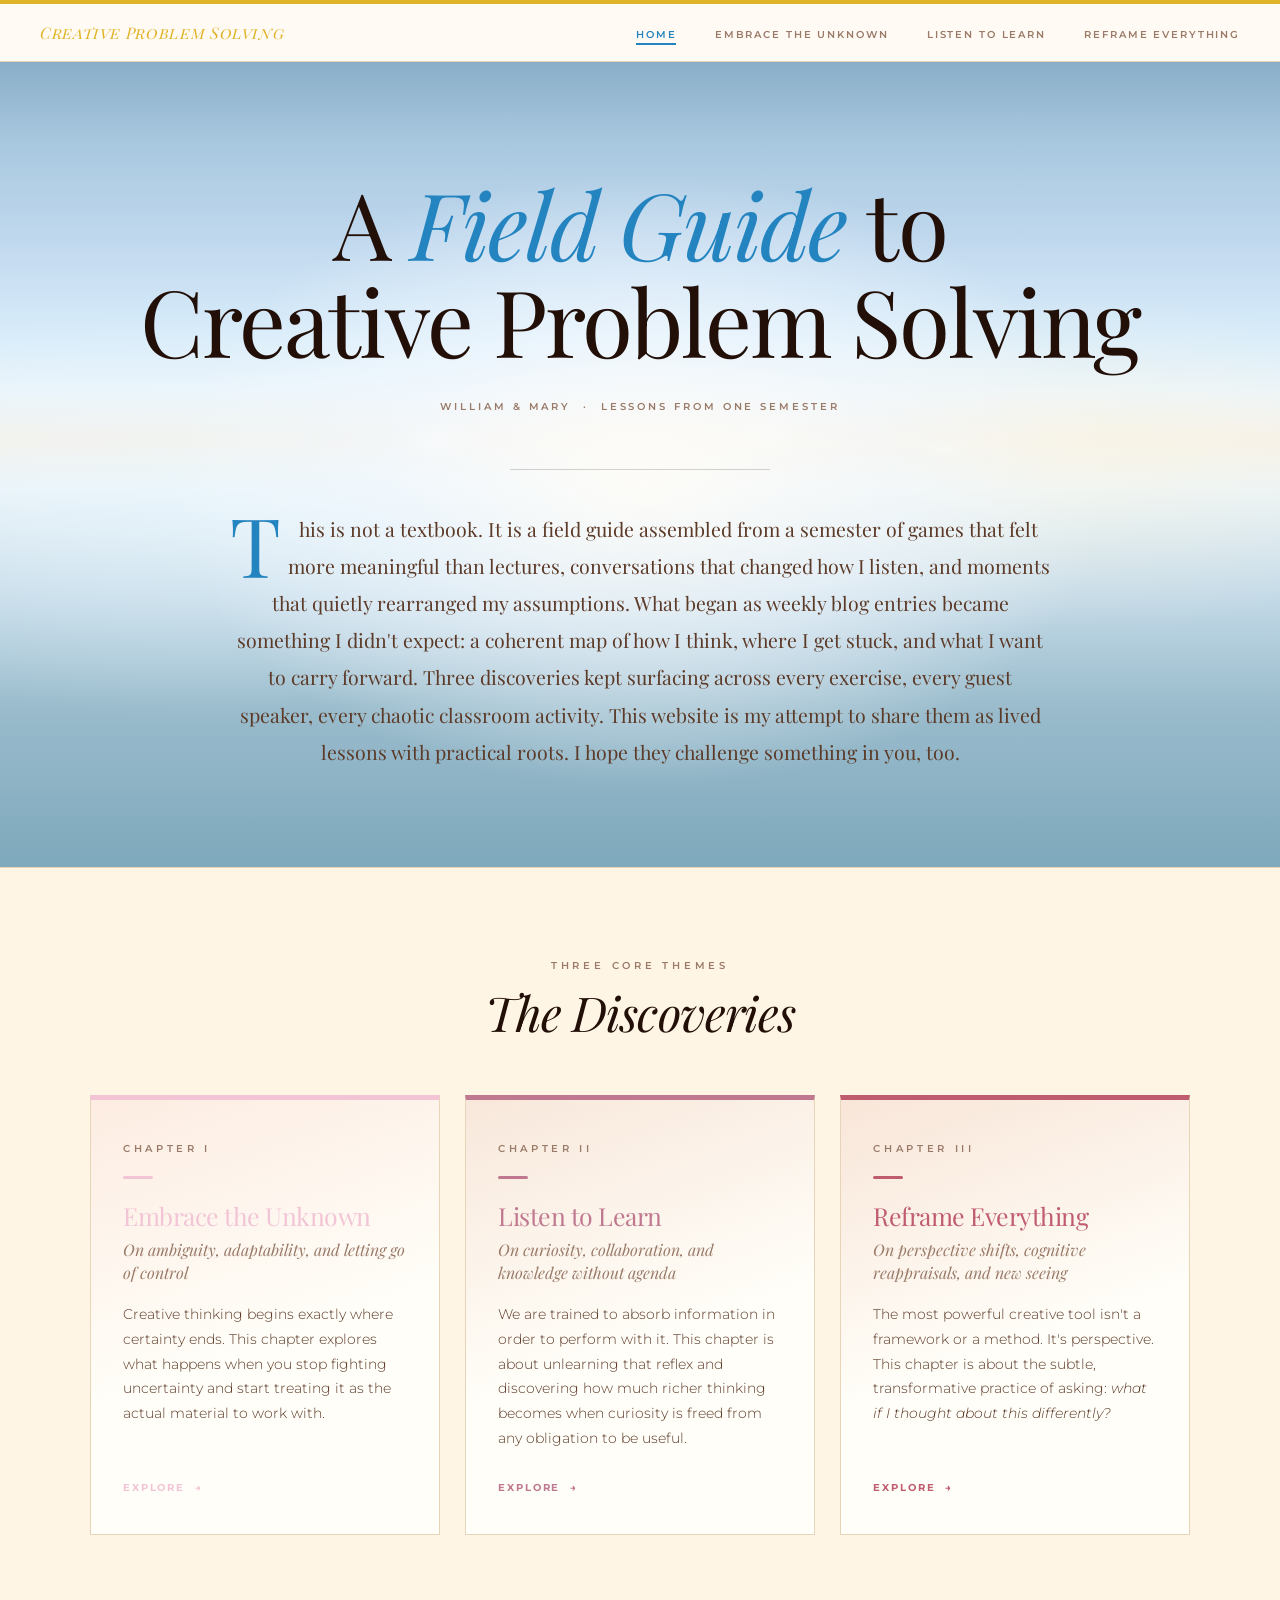
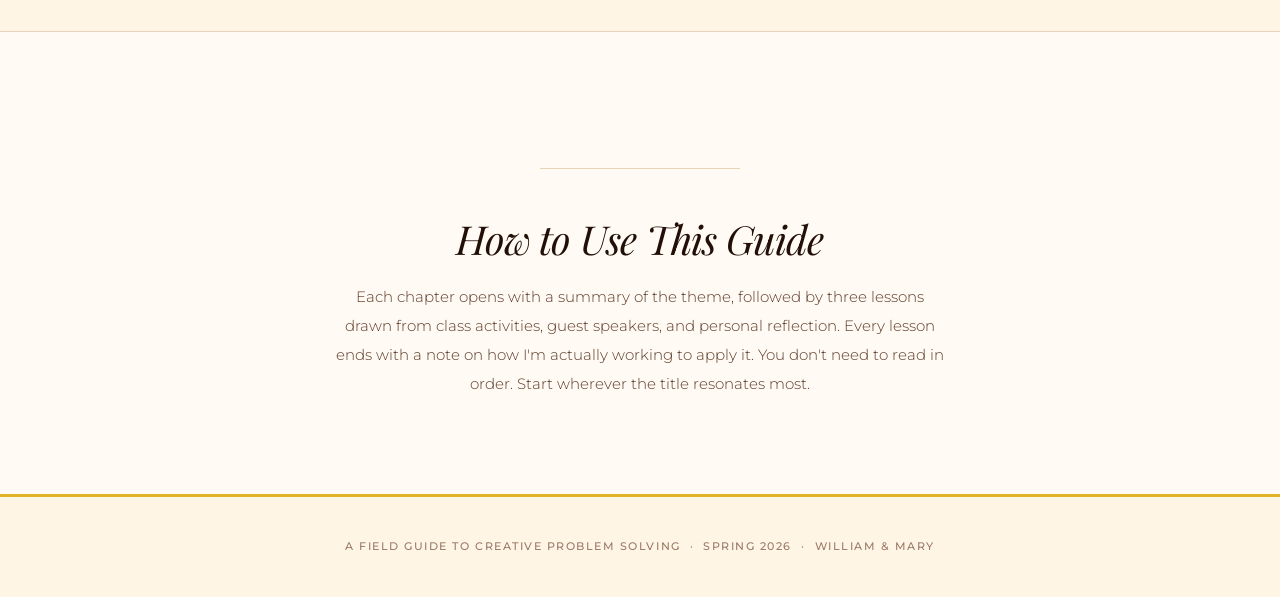
<file: index.html>
<!DOCTYPE html>
<html lang="en">
<head>
  <meta charset="UTF-8" />
  <meta name="viewport" content="width=device-width, initial-scale=1.0" />
  <title>A Field Guide to Creative Problem Solving</title>
  <link rel="stylesheet" href="styles.css" />
</head>
<body>

  <nav class="site-nav">
    <span class="nav-brand">Creative Problem Solving</span>
    <button class="nav-toggle" id="navToggle" aria-label="Toggle menu">
      <span></span><span></span><span></span>
    </button>
    <ul class="nav-links" id="navLinks">
      <li><a href="index.html" class="active">Home</a></li>
      <li><a href="theme1.html">Embrace the Unknown</a></li>
      <li><a href="theme2.html">Listen to Learn</a></li>
      <li><a href="theme3.html">Reframe Everything</a></li>
    </ul>
  </nav>

  <main>

    <!-- HERO -->
    <section class="home-hero">
      <h1>A <em>Field Guide</em> to<br><span class="hero-title-caps">Creative Problem Solving</span></h1>
      <p class="hero-byline">William &amp; Mary &nbsp;·&nbsp; Lessons from One Semester</p>

      <div class="hero-ornament"></div>

      <p class="hero-intro">
        This is not a textbook. It is a field guide assembled from a semester of games
        that felt more meaningful than lectures, conversations that changed how I listen,
        and moments that quietly rearranged my assumptions. What began as weekly blog entries
        became something I didn't expect: a coherent map of how I think, where I get stuck,
        and what I want to carry forward. Three discoveries kept surfacing across every
        exercise, every guest speaker, every chaotic classroom activity. This website is my
        attempt to share them as lived lessons with practical roots. I hope they challenge
        something in you, too.
      </p>
    </section>

    <!-- THEMES BAND -->
    <section class="themes-band">
      <div class="themes-band-inner">

        <div class="band-header">
          <span class="band-label">Three Core Themes</span>
          <h2>The Discoveries</h2>
        </div>

        <div class="cards-grid">

          <a href="theme1.html" class="theme-card card-1">
            <span class="card-roman">Chapter I</span>
            <div class="card-bar"></div>
            <h3>Embrace the Unknown</h3>
            <p class="card-sub">On ambiguity, adaptability, and letting go of control</p>
            <p class="card-desc">
              Creative thinking begins exactly where certainty ends. This chapter explores
              what happens when you stop fighting uncertainty and start treating it as the
              actual material to work with.
            </p>
            <span class="card-cta">Explore &nbsp;→</span>
          </a>

          <a href="theme2.html" class="theme-card card-2">
            <span class="card-roman">Chapter II</span>
            <div class="card-bar"></div>
            <h3>Listen to Learn</h3>
            <p class="card-sub">On curiosity, collaboration, and knowledge without agenda</p>
            <p class="card-desc">
              We are trained to absorb information in order to perform with it. This chapter
              is about unlearning that reflex and discovering how much richer thinking
              becomes when curiosity is freed from any obligation to be useful.
            </p>
            <span class="card-cta">Explore &nbsp;→</span>
          </a>

          <a href="theme3.html" class="theme-card card-3">
            <span class="card-roman">Chapter III</span>
            <div class="card-bar"></div>
            <h3>Reframe Everything</h3>
            <p class="card-sub">On perspective shifts, cognitive reappraisals, and new seeing</p>
            <p class="card-desc">
              The most powerful creative tool isn't a framework or a method. It's perspective.
              This chapter is about the subtle, transformative practice of asking:
              <em>what if I thought about this differently?</em>
            </p>
            <span class="card-cta">Explore &nbsp;→</span>
          </a>

        </div>
      </div>
    </section>

    <!-- HOW TO USE -->
    <section class="how-section">
      <div class="ornament-rule"></div>
      <h2>How to Use This Guide</h2>
      <p>
        Each chapter opens with a summary of the theme, followed by three lessons drawn
        from class activities, guest speakers, and personal reflection. Every lesson ends
        with a note on how I'm actually working to apply it. You don't need to read in
        order. Start wherever the title resonates most.
      </p>
    </section>

  </main>

  <footer class="site-footer">
    <p>A Field Guide to Creative Problem Solving &nbsp;·&nbsp; Spring 2026 &nbsp;·&nbsp; William &amp; Mary</p>
  </footer>

  <script>
    document.getElementById('navToggle').addEventListener('click', function () {
      document.getElementById('navLinks').classList.toggle('open');
    });
  </script>

</body>
</html>
</file>
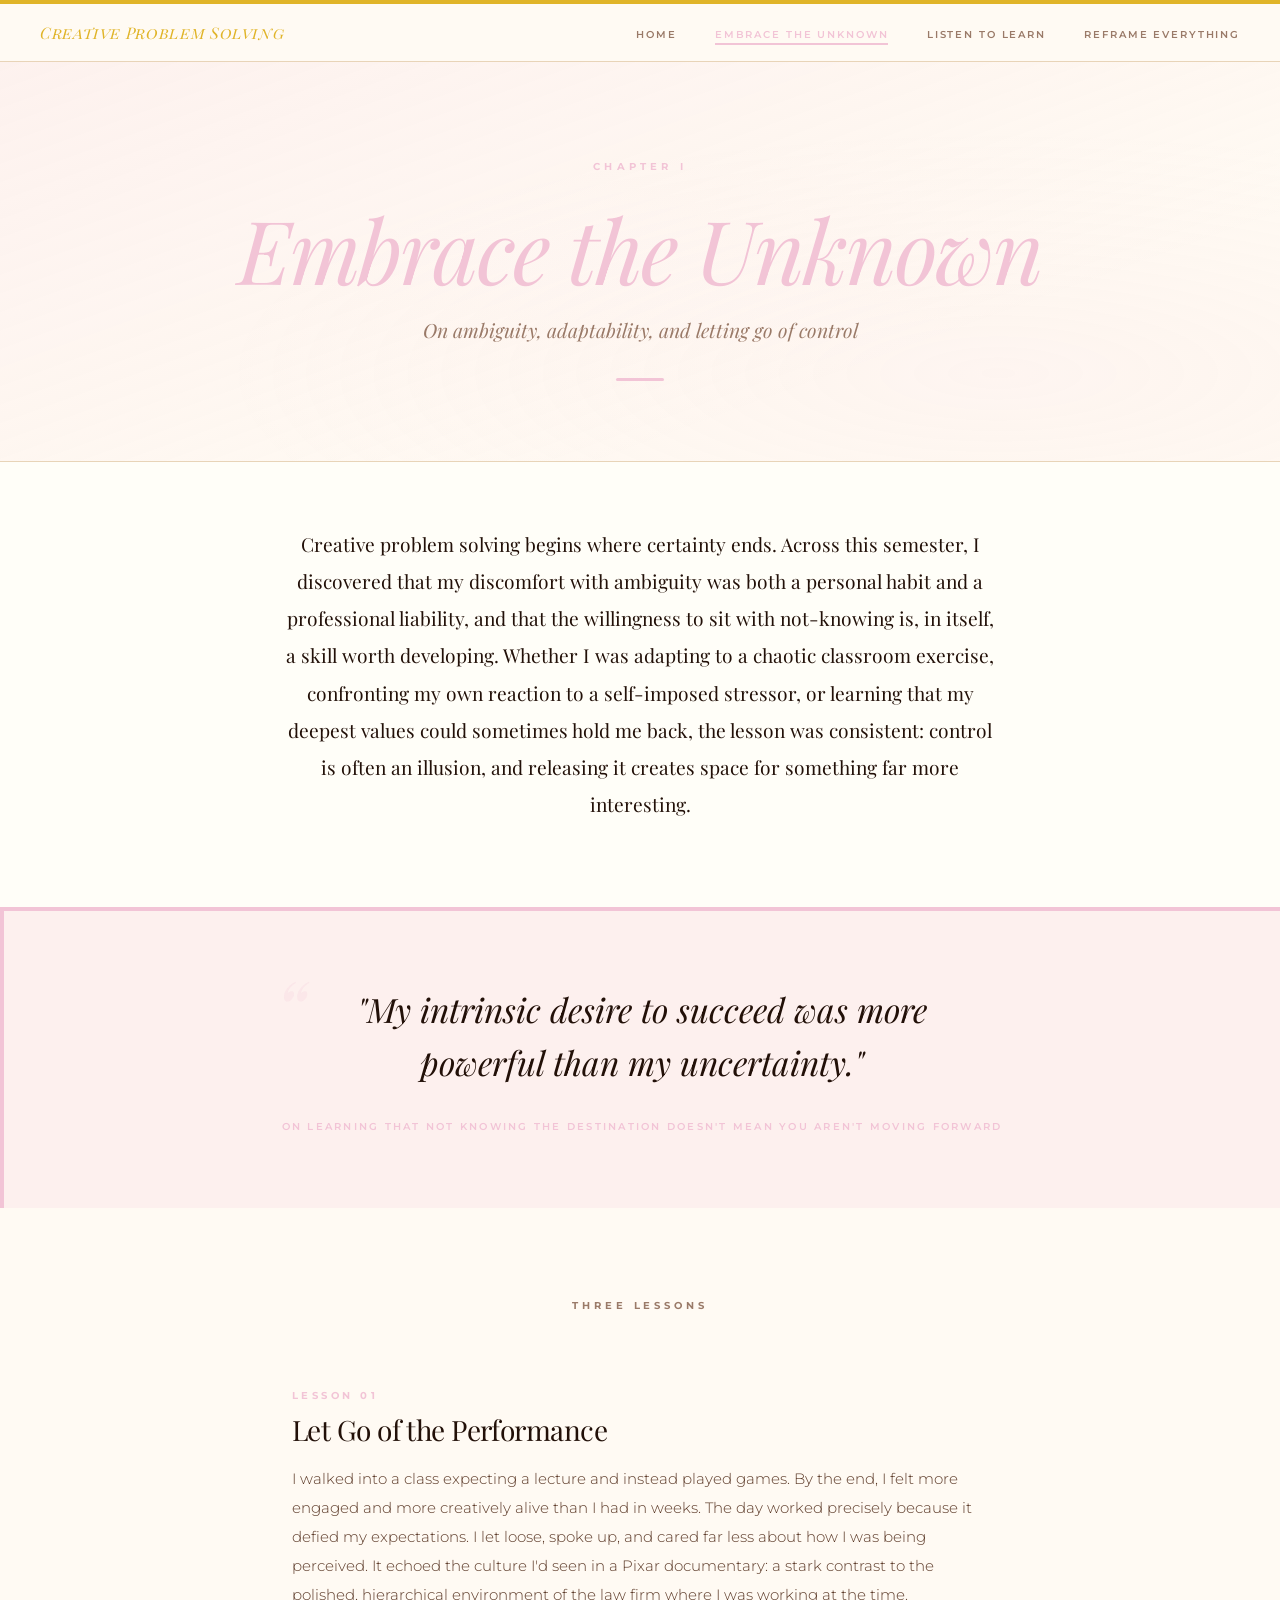
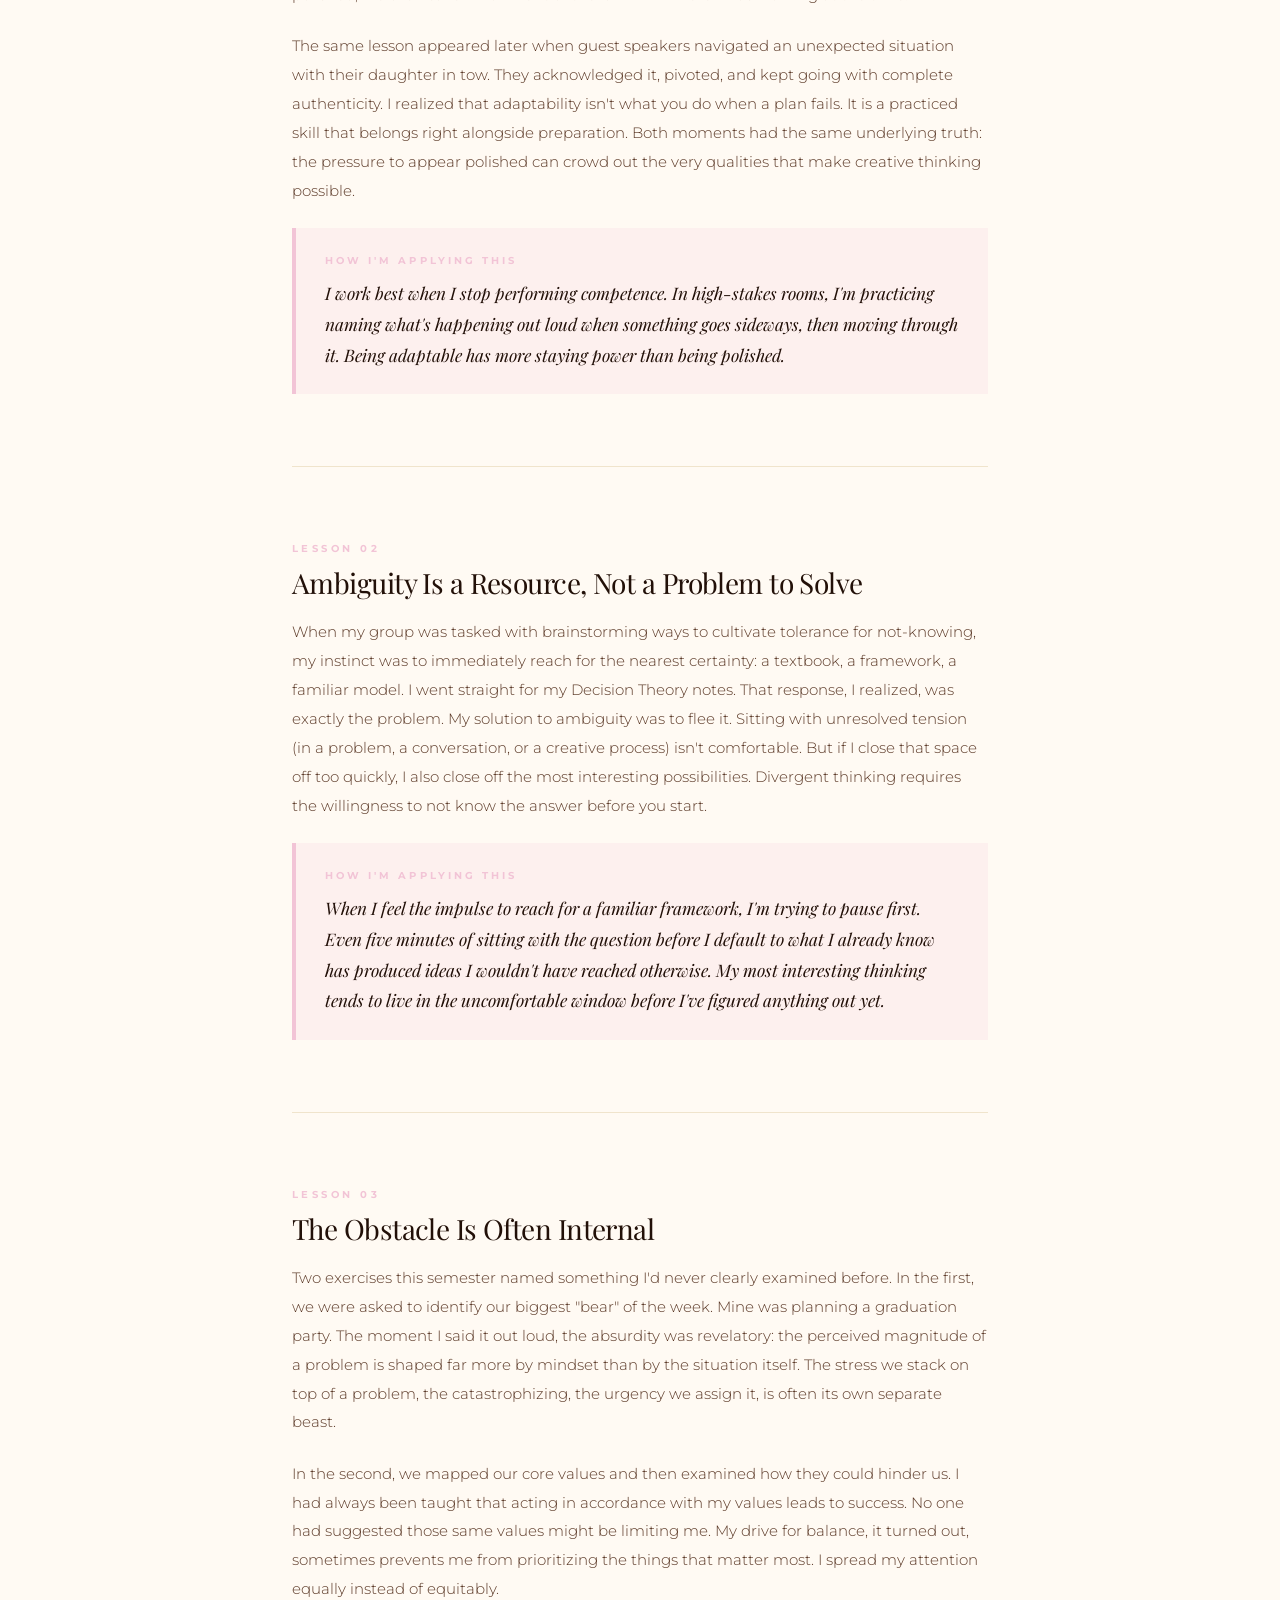
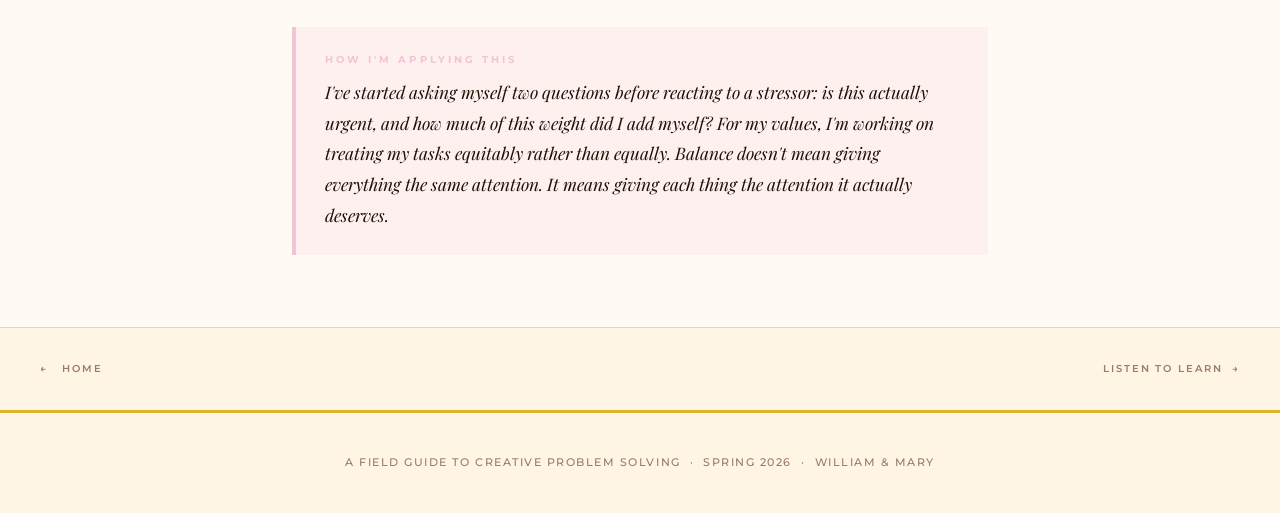
<file: theme1.html>
<!DOCTYPE html>
<html lang="en">
<head>
  <meta charset="UTF-8" />
  <meta name="viewport" content="width=device-width, initial-scale=1.0" />
  <title>Embrace the Unknown — A Field Guide to CPS</title>
  <link rel="stylesheet" href="styles.css" />
</head>
<body class="page-teal">

  <nav class="site-nav">
    <span class="nav-brand">Creative Problem Solving</span>
    <button class="nav-toggle" id="navToggle" aria-label="Toggle menu">
      <span></span><span></span><span></span>
    </button>
    <ul class="nav-links" id="navLinks">
      <li><a href="index.html">Home</a></li>
      <li><a href="theme1.html" class="active">Embrace the Unknown</a></li>
      <li><a href="theme2.html">Listen to Learn</a></li>
      <li><a href="theme3.html">Reframe Everything</a></li>
    </ul>
  </nav>

  <main>

    <div class="theme-hero">
      <span class="theme-chapter-label">Chapter I</span>
      <h1>Embrace the Unknown</h1>
      <p class="theme-tagline">On ambiguity, adaptability, and letting go of control</p>
      <div class="theme-hero-rule"></div>
    </div>

    <div class="summary-band">
      <div class="summary-band-inner">
        <p>
          Creative problem solving begins where certainty ends. Across this semester, I discovered
          that my discomfort with ambiguity was both a personal habit and a professional liability,
          and that the willingness to sit with not-knowing is, in itself, a skill worth developing.
          Whether I was adapting to a chaotic classroom exercise, confronting my own reaction to a
          self-imposed stressor, or learning that my deepest values could sometimes hold me back,
          the lesson was consistent: control is often an illusion, and releasing it creates space
          for something far more interesting.
        </p>
      </div>
    </div>

    <div class="pull-quote-band">
      <blockquote>
        "My intrinsic desire to succeed was more powerful than my uncertainty."
      </blockquote>
      <cite>On learning that not knowing the destination doesn't mean you aren't moving forward</cite>
    </div>

    <section class="lessons-section">
      <span class="lessons-label">Three Lessons</span>

      <div class="lesson">
        <span class="lesson-num">Lesson 01</span>
        <h3>Let Go of the Performance</h3>
        <p>
          I walked into a class expecting a lecture and instead played games. By the end, I
          felt more engaged and more creatively alive than I had in weeks. The day worked
          precisely because it defied my expectations. I let loose, spoke up, and cared far
          less about how I was being perceived. It echoed the culture I'd seen in a Pixar
          documentary: a stark contrast to the polished, hierarchical environment of the law
          firm where I was working at the time.
        </p>
        <p>
          The same lesson appeared later when guest speakers navigated an unexpected situation
          with their daughter in tow. They acknowledged it, pivoted, and kept going with
          complete authenticity. I realized that adaptability isn't what you do when a plan
          fails. It is a practiced skill that belongs right alongside preparation. Both
          moments had the same underlying truth: the pressure to appear polished can crowd
          out the very qualities that make creative thinking possible.
        </p>
        <div class="apply-it">
          <span class="apply-label">How I'm Applying This</span>
          <p>I work best when I stop performing competence. In high-stakes rooms, I'm practicing naming what's happening out loud when something goes sideways, then moving through it. Being adaptable has more staying power than being polished.</p>
        </div>
      </div>

      <div class="lesson">
        <span class="lesson-num">Lesson 02</span>
        <h3>Ambiguity Is a Resource, Not a Problem to Solve</h3>
        <p>
          When my group was tasked with brainstorming ways to cultivate tolerance for
          not-knowing, my instinct was to immediately reach for the nearest certainty: a
          textbook, a framework, a familiar model. I went straight for my Decision Theory
          notes. That response, I realized, was exactly the problem. My solution to ambiguity
          was to flee it. Sitting with unresolved tension (in a problem, a conversation, or
          a creative process) isn't comfortable. But if I close that space off too quickly,
          I also close off the most interesting possibilities. Divergent thinking requires
          the willingness to not know the answer before you start.
        </p>
        <div class="apply-it">
          <span class="apply-label">How I'm Applying This</span>
          <p>When I feel the impulse to reach for a familiar framework, I'm trying to pause first. Even five minutes of sitting with the question before I default to what I already know has produced ideas I wouldn't have reached otherwise. My most interesting thinking tends to live in the uncomfortable window before I've figured anything out yet.</p>
        </div>
      </div>

      <div class="lesson">
        <span class="lesson-num">Lesson 03</span>
        <h3>The Obstacle Is Often Internal</h3>
        <p>
          Two exercises this semester named something I'd never clearly examined before.
          In the first, we were asked to identify our biggest "bear" of the week. Mine was
          planning a graduation party. The moment I said it out loud, the absurdity was
          revelatory: the perceived magnitude of a problem is shaped far more by mindset
          than by the situation itself. The stress we stack on top of a problem, the
          catastrophizing, the urgency we assign it, is often its own separate beast.
        </p>
        <p>
          In the second, we mapped our core values and then examined how they could hinder
          us. I had always been taught that acting in accordance with my values leads to
          success. No one had suggested those same values might be limiting me. My drive for
          balance, it turned out, sometimes prevents me from prioritizing the things that
          matter most. I spread my attention equally instead of equitably.
        </p>
        <div class="apply-it">
          <span class="apply-label">How I'm Applying This</span>
          <p>I've started asking myself two questions before reacting to a stressor: is this actually urgent, and how much of this weight did I add myself? For my values, I'm working on treating my tasks equitably rather than equally. Balance doesn't mean giving everything the same attention. It means giving each thing the attention it actually deserves.</p>
        </div>
      </div>

    </section>

  </main>

  <nav class="theme-page-nav">
    <a href="index.html" class="page-nav-link prev">← &nbsp; Home</a>
    <a href="theme2.html" class="page-nav-link next">Listen to Learn &nbsp;→</a>
  </nav>

  <footer class="site-footer">
    <p>A Field Guide to Creative Problem Solving &nbsp;·&nbsp; Spring 2026 &nbsp;·&nbsp; William &amp; Mary</p>
  </footer>

  <script>
    document.getElementById('navToggle').addEventListener('click', function () {
      document.getElementById('navLinks').classList.toggle('open');
    });
  </script>

</body>
</html>
</file>
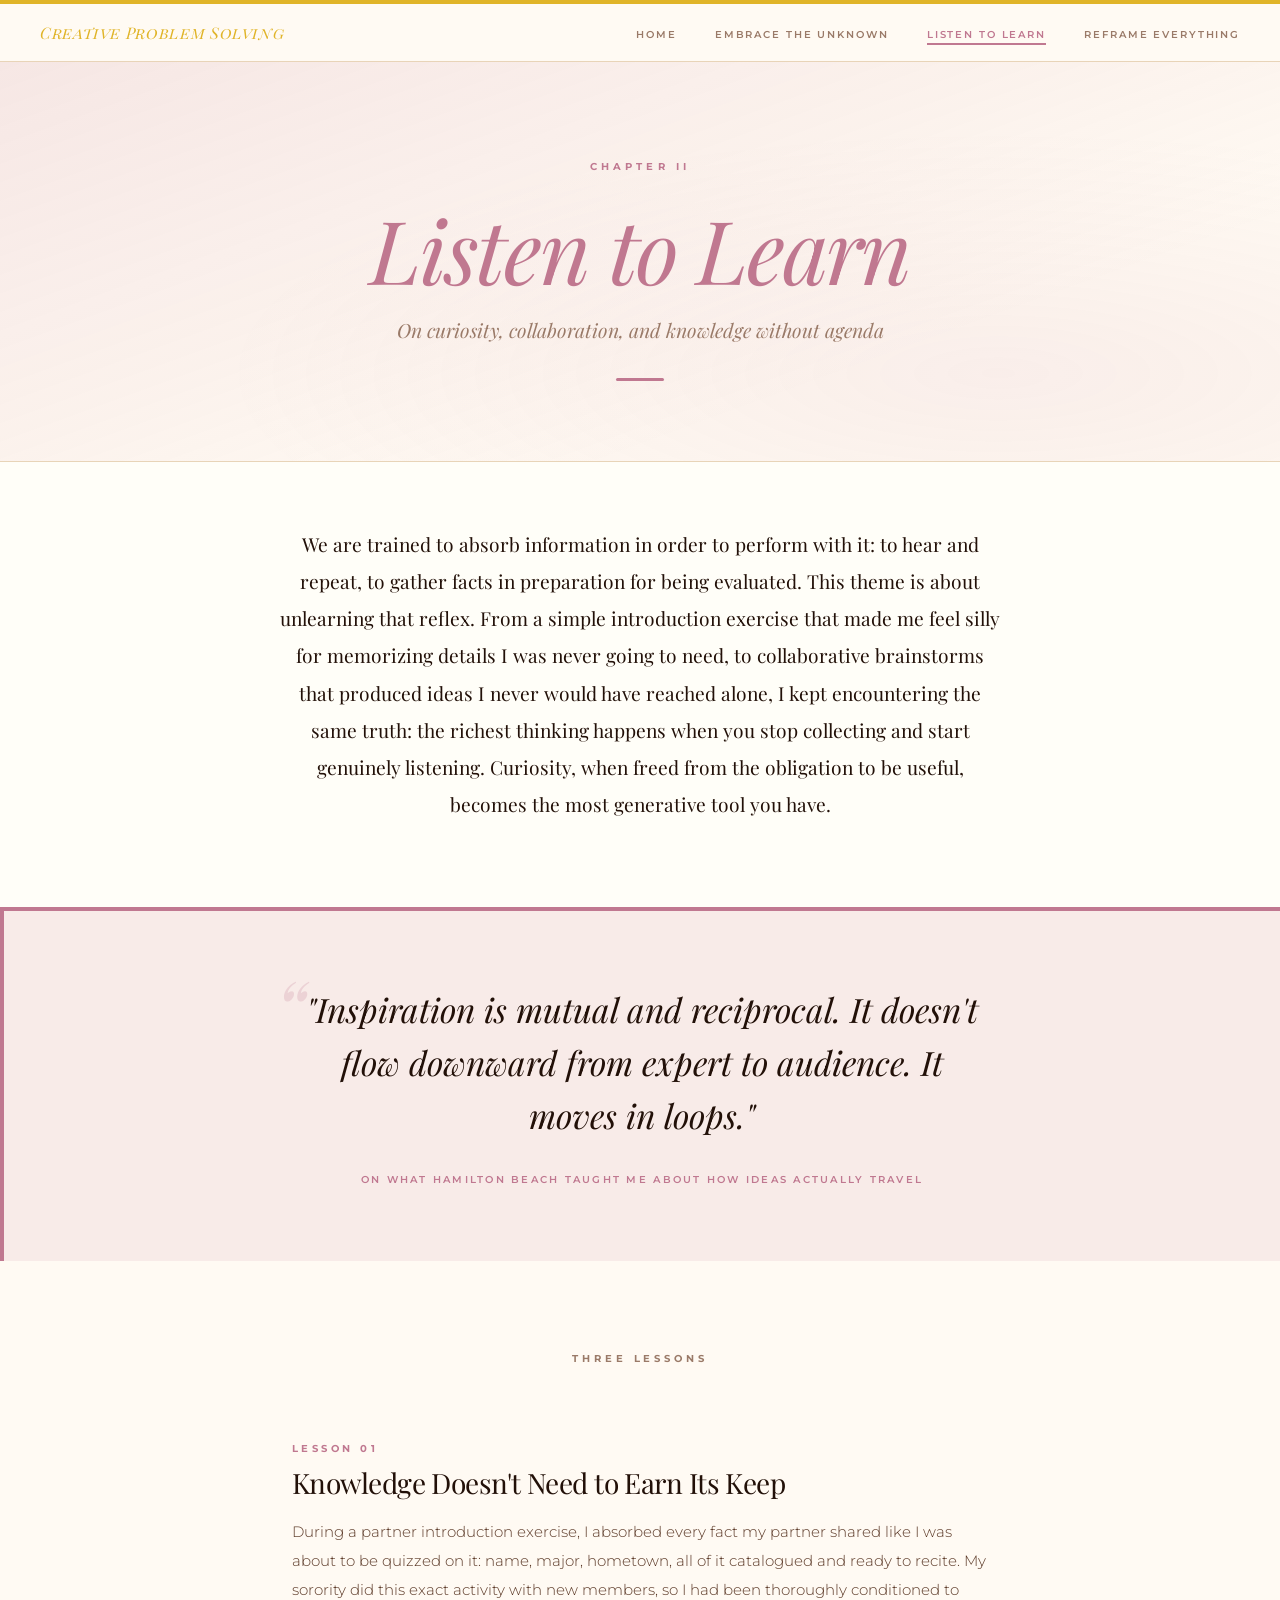
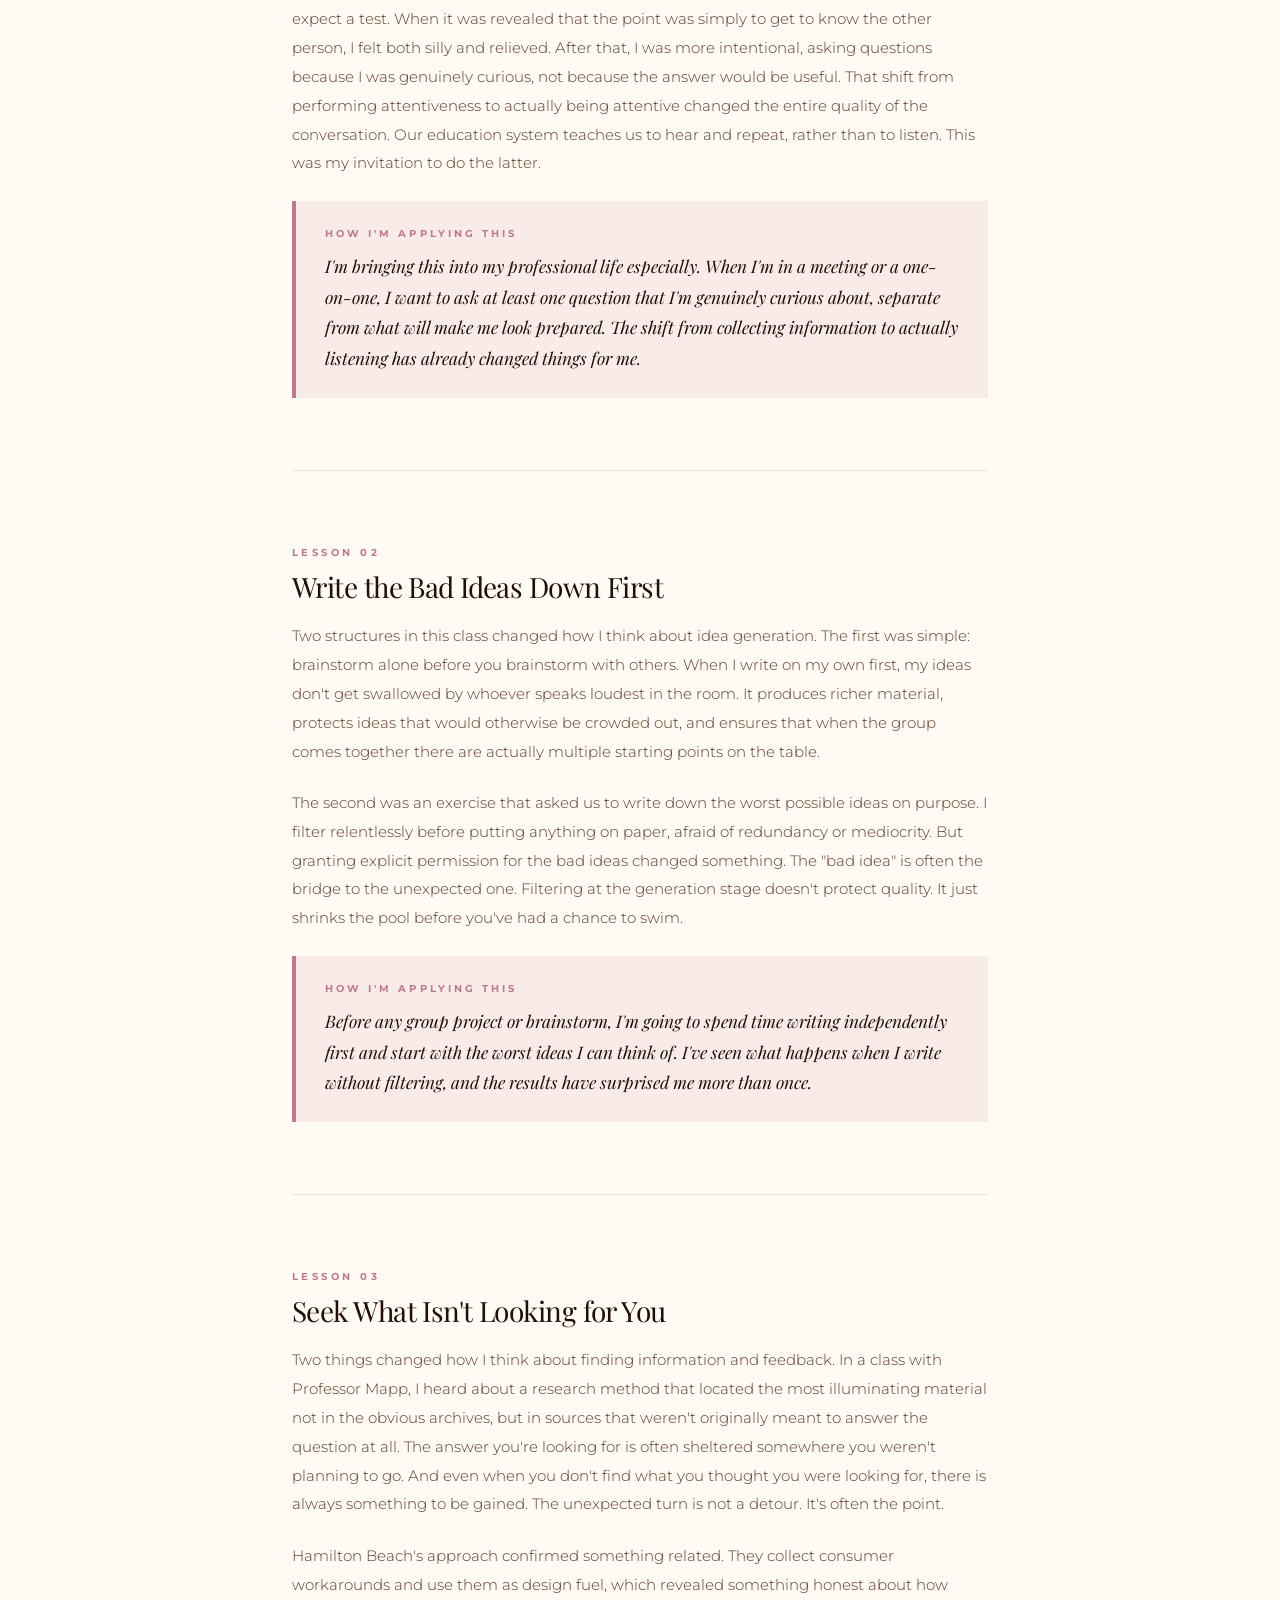
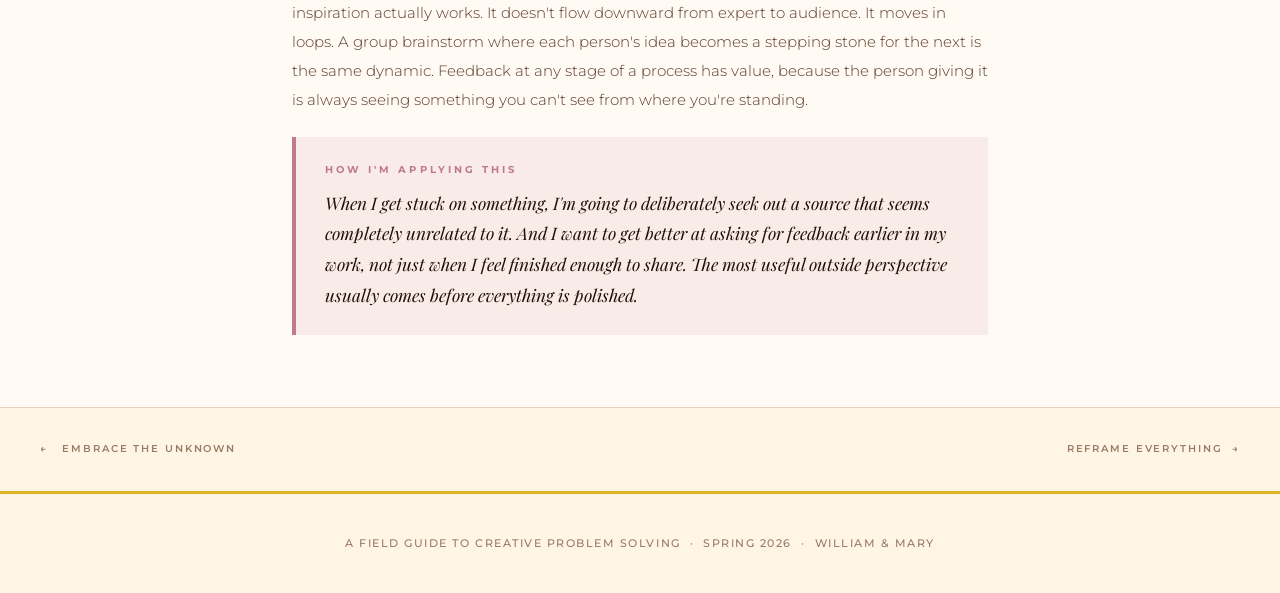
<file: theme2.html>
<!DOCTYPE html>
<html lang="en">
<head>
  <meta charset="UTF-8" />
  <meta name="viewport" content="width=device-width, initial-scale=1.0" />
  <title>Listen to Learn — A Field Guide to CPS</title>
  <link rel="stylesheet" href="styles.css" />
</head>
<body class="page-sage">

  <nav class="site-nav">
    <span class="nav-brand">Creative Problem Solving</span>
    <button class="nav-toggle" id="navToggle" aria-label="Toggle menu">
      <span></span><span></span><span></span>
    </button>
    <ul class="nav-links" id="navLinks">
      <li><a href="index.html">Home</a></li>
      <li><a href="theme1.html">Embrace the Unknown</a></li>
      <li><a href="theme2.html" class="active">Listen to Learn</a></li>
      <li><a href="theme3.html">Reframe Everything</a></li>
    </ul>
  </nav>

  <main>

    <div class="theme-hero">
      <span class="theme-chapter-label">Chapter II</span>
      <h1>Listen to Learn</h1>
      <p class="theme-tagline">On curiosity, collaboration, and knowledge without agenda</p>
      <div class="theme-hero-rule"></div>
    </div>

    <div class="summary-band">
      <div class="summary-band-inner">
        <p>
          We are trained to absorb information in order to perform with it: to hear and repeat,
          to gather facts in preparation for being evaluated. This theme is about unlearning that
          reflex. From a simple introduction exercise that made me feel silly for memorizing
          details I was never going to need, to collaborative brainstorms that produced ideas
          I never would have reached alone, I kept encountering the same truth: the richest
          thinking happens when you stop collecting and start genuinely listening. Curiosity,
          when freed from the obligation to be useful, becomes the most generative tool you have.
        </p>
      </div>
    </div>

    <div class="pull-quote-band">
      <blockquote>
        "Inspiration is mutual and reciprocal. It doesn't flow downward from expert to audience. It moves in loops."
      </blockquote>
      <cite>On what Hamilton Beach taught me about how ideas actually travel</cite>
    </div>

    <section class="lessons-section">
      <span class="lessons-label">Three Lessons</span>

      <div class="lesson">
        <span class="lesson-num">Lesson 01</span>
        <h3>Knowledge Doesn't Need to Earn Its Keep</h3>
        <p>
          During a partner introduction exercise, I absorbed every fact my partner shared like
          I was about to be quizzed on it: name, major, hometown, all of it catalogued and
          ready to recite. My sorority did this exact activity with new members, so I had been
          thoroughly conditioned to expect a test. When it was revealed that the point was
          simply to get to know the other person, I felt both silly and relieved. After that,
          I was more intentional, asking questions because I was genuinely curious, not because
          the answer would be useful. That shift from performing attentiveness to actually
          being attentive changed the entire quality of the conversation. Our education system
          teaches us to hear and repeat, rather than to listen. This was my invitation to do
          the latter.
        </p>
        <div class="apply-it">
          <span class="apply-label">How I'm Applying This</span>
          <p>I'm bringing this into my professional life especially. When I'm in a meeting or a one-on-one, I want to ask at least one question that I'm genuinely curious about, separate from what will make me look prepared. The shift from collecting information to actually listening has already changed things for me.</p>
        </div>
      </div>

      <div class="lesson">
        <span class="lesson-num">Lesson 02</span>
        <h3>Write the Bad Ideas Down First</h3>
        <p>
          Two structures in this class changed how I think about idea generation. The first
          was simple: brainstorm alone before you brainstorm with others. When I write on my
          own first, my ideas don't get swallowed by whoever speaks loudest in the room. It
          produces richer material, protects ideas that would otherwise be crowded out, and
          ensures that when the group comes together there are actually multiple starting
          points on the table.
        </p>
        <p>
          The second was an exercise that asked us to write down the worst possible ideas
          on purpose. I filter relentlessly before putting anything on paper, afraid of
          redundancy or mediocrity. But granting explicit permission for the bad ideas
          changed something. The "bad idea" is often the bridge to the unexpected one.
          Filtering at the generation stage doesn't protect quality. It just shrinks the
          pool before you've had a chance to swim.
        </p>
        <div class="apply-it">
          <span class="apply-label">How I'm Applying This</span>
          <p>Before any group project or brainstorm, I'm going to spend time writing independently first and start with the worst ideas I can think of. I've seen what happens when I write without filtering, and the results have surprised me more than once.</p>
        </div>
      </div>

      <div class="lesson">
        <span class="lesson-num">Lesson 03</span>
        <h3>Seek What Isn't Looking for You</h3>
        <p>
          Two things changed how I think about finding information and feedback. In a class
          with Professor Mapp, I heard about a research method that located the most
          illuminating material not in the obvious archives, but in sources that weren't
          originally meant to answer the question at all. The answer you're looking for is
          often sheltered somewhere you weren't planning to go. And even when you don't
          find what you thought you were looking for, there is always something to be gained.
          The unexpected turn is not a detour. It's often the point.
        </p>
        <p>
          Hamilton Beach's approach confirmed something related. They collect consumer
          workarounds and use them as design fuel, which revealed something honest about how
          inspiration actually works. It doesn't flow downward from expert to audience. It
          moves in loops. A group brainstorm where each person's idea becomes a stepping
          stone for the next is the same dynamic. Feedback at any stage of a process has
          value, because the person giving it is always seeing something you can't see from
          where you're standing.
        </p>
        <div class="apply-it">
          <span class="apply-label">How I'm Applying This</span>
          <p>When I get stuck on something, I'm going to deliberately seek out a source that seems completely unrelated to it. And I want to get better at asking for feedback earlier in my work, not just when I feel finished enough to share. The most useful outside perspective usually comes before everything is polished.</p>
        </div>
      </div>

    </section>

  </main>

  <nav class="theme-page-nav">
    <a href="theme1.html" class="page-nav-link prev">← &nbsp; Embrace the Unknown</a>
    <a href="theme3.html" class="page-nav-link next">Reframe Everything &nbsp;→</a>
  </nav>

  <footer class="site-footer">
    <p>A Field Guide to Creative Problem Solving &nbsp;·&nbsp; Spring 2026 &nbsp;·&nbsp; William &amp; Mary</p>
  </footer>

  <script>
    document.getElementById('navToggle').addEventListener('click', function () {
      document.getElementById('navLinks').classList.toggle('open');
    });
  </script>

</body>
</html>
</file>
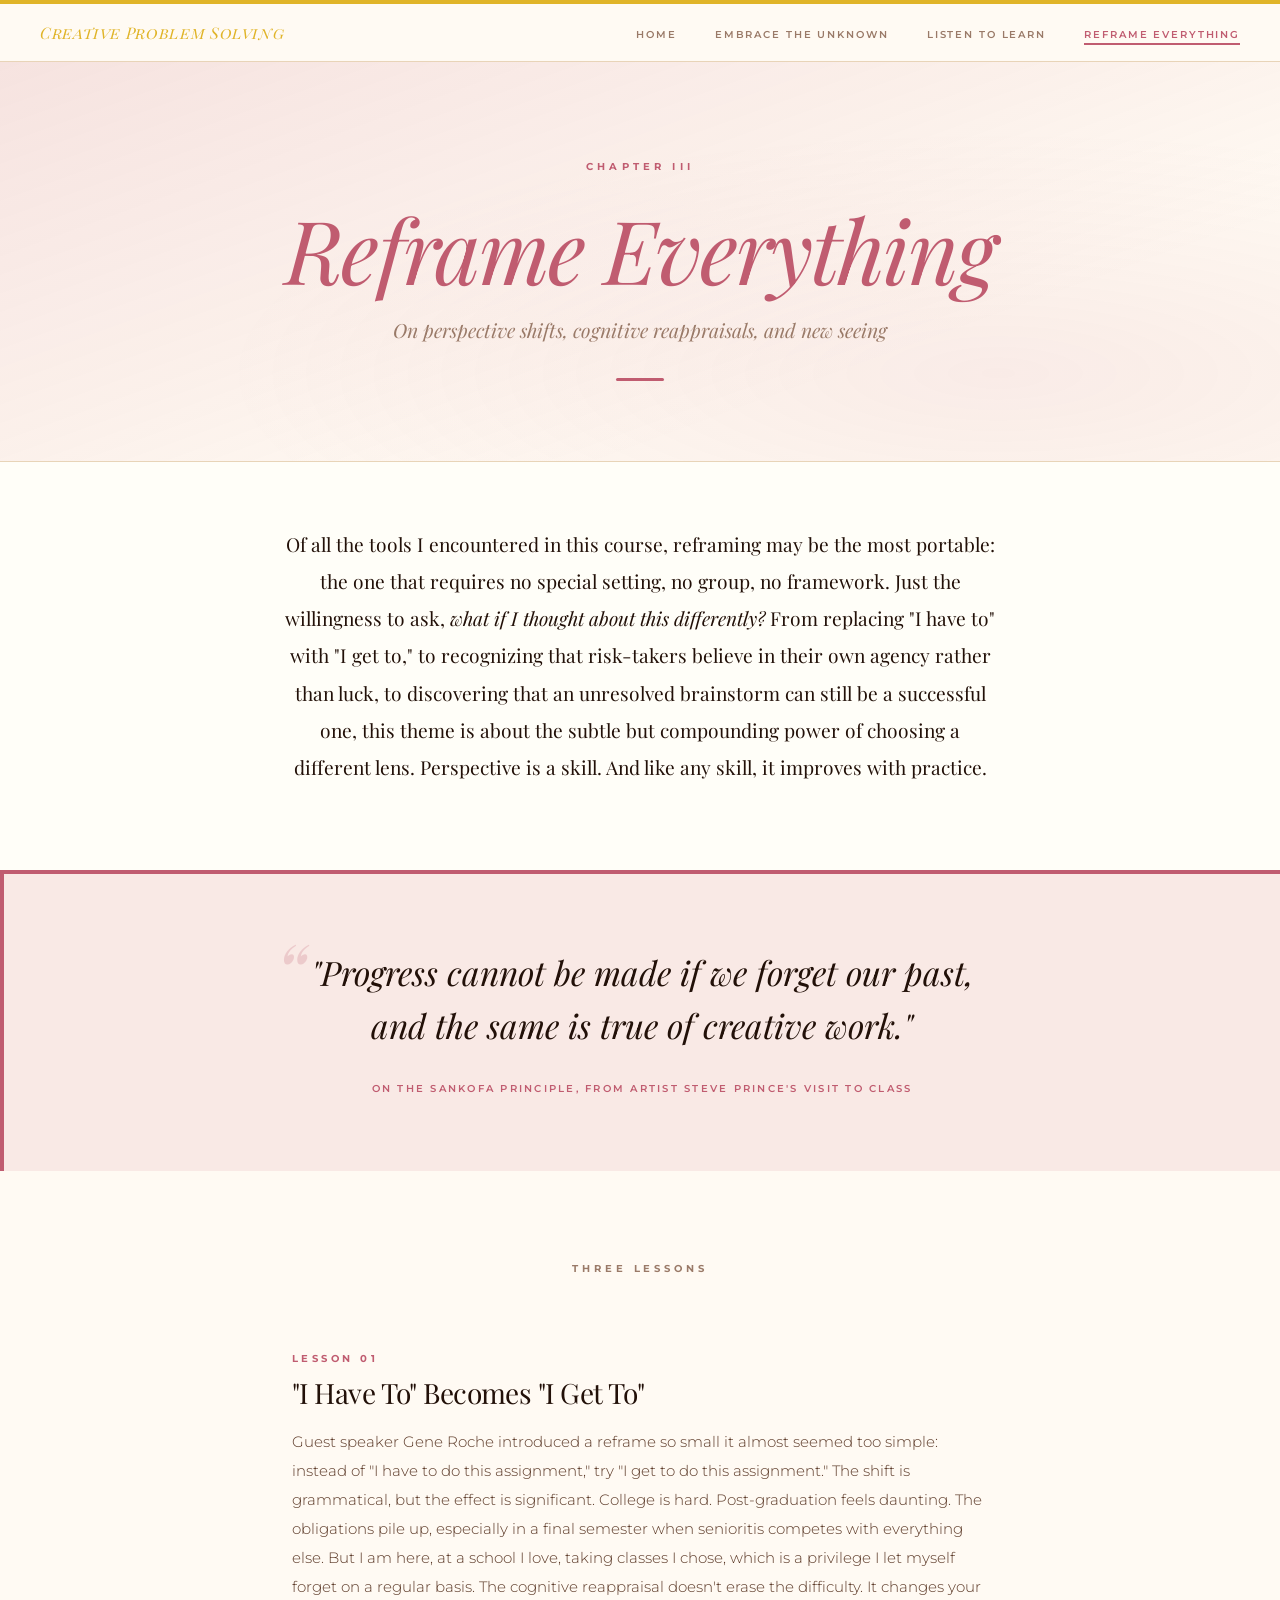
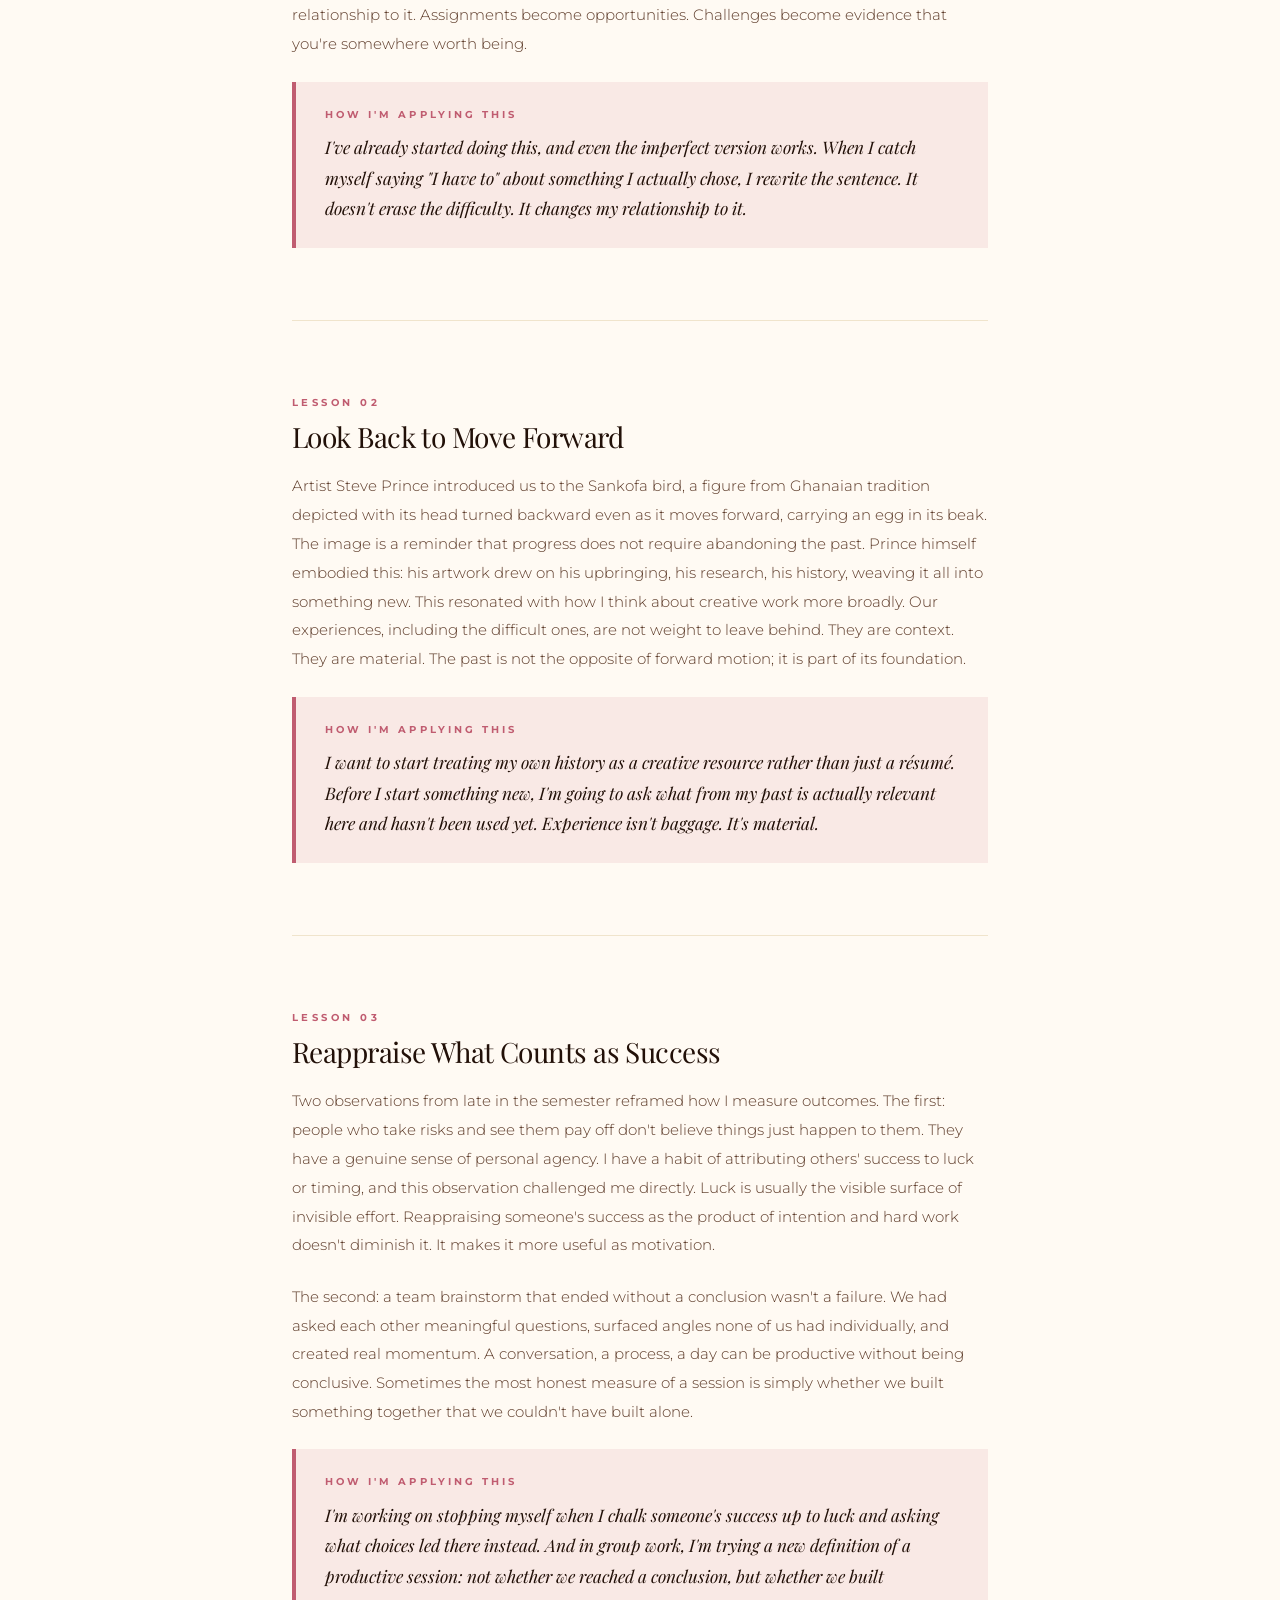
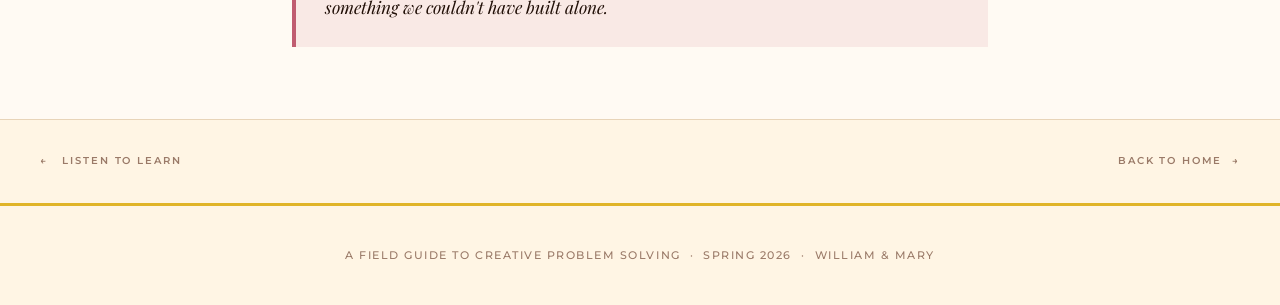
<file: theme3.html>
<!DOCTYPE html>
<html lang="en">
<head>
  <meta charset="UTF-8" />
  <meta name="viewport" content="width=device-width, initial-scale=1.0" />
  <title>Reframe Everything — A Field Guide to CPS</title>
  <link rel="stylesheet" href="styles.css" />
</head>
<body class="page-coral">

  <nav class="site-nav">
    <span class="nav-brand">Creative Problem Solving</span>
    <button class="nav-toggle" id="navToggle" aria-label="Toggle menu">
      <span></span><span></span><span></span>
    </button>
    <ul class="nav-links" id="navLinks">
      <li><a href="index.html">Home</a></li>
      <li><a href="theme1.html">Embrace the Unknown</a></li>
      <li><a href="theme2.html">Listen to Learn</a></li>
      <li><a href="theme3.html" class="active">Reframe Everything</a></li>
    </ul>
  </nav>

  <main>

    <div class="theme-hero">
      <span class="theme-chapter-label">Chapter III</span>
      <h1>Reframe Everything</h1>
      <p class="theme-tagline">On perspective shifts, cognitive reappraisals, and new seeing</p>
      <div class="theme-hero-rule"></div>
    </div>

    <div class="summary-band">
      <div class="summary-band-inner">
        <p>
          Of all the tools I encountered in this course, reframing may be the most portable:
          the one that requires no special setting, no group, no framework. Just the willingness
          to ask, <em>what if I thought about this differently?</em> From replacing "I have to"
          with "I get to," to recognizing that risk-takers believe in their own agency rather
          than luck, to discovering that an unresolved brainstorm can still be a successful one,
          this theme is about the subtle but compounding power of choosing a different lens.
          Perspective is a skill. And like any skill, it improves with practice.
        </p>
      </div>
    </div>

    <div class="pull-quote-band">
      <blockquote>
        "Progress cannot be made if we forget our past, and the same is true of creative work."
      </blockquote>
      <cite>On the Sankofa principle, from artist Steve Prince's visit to class</cite>
    </div>

    <section class="lessons-section">
      <span class="lessons-label">Three Lessons</span>

      <div class="lesson">
        <span class="lesson-num">Lesson 01</span>
        <h3>"I Have To" Becomes "I Get To"</h3>
        <p>
          Guest speaker Gene Roche introduced a reframe so small it almost seemed too simple:
          instead of "I have to do this assignment," try "I get to do this assignment." The
          shift is grammatical, but the effect is significant. College is hard. Post-graduation
          feels daunting. The obligations pile up, especially in a final semester when senioritis
          competes with everything else. But I am here, at a school I love, taking classes I
          chose, which is a privilege I let myself forget on a regular basis. The cognitive
          reappraisal doesn't erase the difficulty. It changes your relationship to it.
          Assignments become opportunities. Challenges become evidence that you're somewhere
          worth being.
        </p>
        <div class="apply-it">
          <span class="apply-label">How I'm Applying This</span>
          <p>I've already started doing this, and even the imperfect version works. When I catch myself saying "I have to" about something I actually chose, I rewrite the sentence. It doesn't erase the difficulty. It changes my relationship to it.</p>
        </div>
      </div>

      <div class="lesson">
        <span class="lesson-num">Lesson 02</span>
        <h3>Look Back to Move Forward</h3>
        <p>
          Artist Steve Prince introduced us to the Sankofa bird, a figure from Ghanaian
          tradition depicted with its head turned backward even as it moves forward, carrying
          an egg in its beak. The image is a reminder that progress does not require abandoning
          the past. Prince himself embodied this: his artwork drew on his upbringing, his
          research, his history, weaving it all into something new. This resonated with how I
          think about creative work more broadly. Our experiences, including the difficult
          ones, are not weight to leave behind. They are context. They are material. The
          past is not the opposite of forward motion; it is part of its foundation.
        </p>
        <div class="apply-it">
          <span class="apply-label">How I'm Applying This</span>
          <p>I want to start treating my own history as a creative resource rather than just a résumé. Before I start something new, I'm going to ask what from my past is actually relevant here and hasn't been used yet. Experience isn't baggage. It's material.</p>
        </div>
      </div>

      <div class="lesson">
        <span class="lesson-num">Lesson 03</span>
        <h3>Reappraise What Counts as Success</h3>
        <p>
          Two observations from late in the semester reframed how I measure outcomes. The
          first: people who take risks and see them pay off don't believe things just happen
          to them. They have a genuine sense of personal agency. I have a habit of attributing
          others' success to luck or timing, and this observation challenged me directly. Luck
          is usually the visible surface of invisible effort. Reappraising someone's success
          as the product of intention and hard work doesn't diminish it. It makes it more
          useful as motivation.
        </p>
        <p>
          The second: a team brainstorm that ended without a conclusion wasn't a failure. We
          had asked each other meaningful questions, surfaced angles none of us had
          individually, and created real momentum. A conversation, a process, a day can be
          productive without being conclusive. Sometimes the most honest measure of a session
          is simply whether we built something together that we couldn't have built alone.
        </p>
        <div class="apply-it">
          <span class="apply-label">How I'm Applying This</span>
          <p>I'm working on stopping myself when I chalk someone's success up to luck and asking what choices led there instead. And in group work, I'm trying a new definition of a productive session: not whether we reached a conclusion, but whether we built something we couldn't have built alone.</p>
        </div>
      </div>

    </section>

  </main>

  <nav class="theme-page-nav">
    <a href="theme2.html" class="page-nav-link prev">← &nbsp; Listen to Learn</a>
    <a href="index.html" class="page-nav-link next">Back to Home &nbsp;→</a>
  </nav>

  <footer class="site-footer">
    <p>A Field Guide to Creative Problem Solving &nbsp;·&nbsp; Spring 2026 &nbsp;·&nbsp; William &amp; Mary</p>
  </footer>

  <script>
    document.getElementById('navToggle').addEventListener('click', function () {
      document.getElementById('navLinks').classList.toggle('open');
    });
  </script>

</body>
</html>
</file>
<file: styles.css>
@import url('https://fonts.googleapis.com/css2?family=Playfair+Display:ital,wght@0,400;0,600;0,700;0,800;0,900;1,400;1,500;1,700&family=Montserrat:ital,wght@0,300;0,400;0,500;0,600;0,700;1,300&display=swap');

/* =============================================
   TOKENS
   ============================================= */
:root {
  --ivory:        #FFFAF3;
  --warm-white:   #FFFEF8;
  --cream:        #FFF5E4;

  --text:         #221008;
  --text-mid:     #5C3A28;
  --text-muted:   #9A7A68;
  --border:       #E8D4B8;
  --border-light: #F0E4CC;

  --raspberry:         #D42A50;
  --muted-raspberry:   #C05C70;
  --dusty-rose:        #C07890;
  --pale-pink:         #F2C4D6;
  --lavender-hue: #9070CC;
  --gold:         #E0B428;
  --cerulean:     #2484C0;
  --yellow:       #F0C018;
  --magenta:      #C04898;

  --shadow:       rgba(34, 16, 8, 0.08);
  --shadow-lg:    rgba(34, 16, 8, 0.16);

  /* Home page default accent = cerulean */
  --accent:       var(--cerulean);
  --accent-pale:  rgba(36, 132, 192, 0.10);
  --accent-rgb:   36, 132, 192;
}

/* Chapter I — pale pink */
body.page-teal {
  --accent:      var(--pale-pink);
  --accent-pale: rgba(242, 196, 214, 0.18);
  --accent-rgb:  242, 196, 214;
}
/* Chapter II — dusty rose */
body.page-sage {
  --accent:      var(--dusty-rose);
  --accent-pale: rgba(192, 120, 144, 0.11);
  --accent-rgb:  192, 120, 144;
}
/* Chapter III — muted raspberry */
body.page-coral {
  --accent:      var(--muted-raspberry);
  --accent-pale: rgba(192, 92, 112, 0.10);
  --accent-rgb:  192, 92, 112;
}

/* =============================================
   RESET
   ============================================= */
*, *::before, *::after { box-sizing: border-box; margin: 0; padding: 0; }
html { scroll-behavior: smooth; font-size: 16px; }

body {
  background: var(--ivory);
  color: var(--text);
  font-family: 'Montserrat', sans-serif;
  font-weight: 300;
  line-height: 1.82;
  -webkit-font-smoothing: antialiased;
}

h1, h2, h3, h4, h5 {
  font-family: 'Playfair Display', Georgia, serif;
  line-height: 1.1;
  color: var(--text);
  font-weight: 400;
  letter-spacing: -0.02em;
}
p  { color: var(--text-mid); margin-bottom: 1em; font-size: 0.96rem; }
p:last-child { margin-bottom: 0; }
a  { color: inherit; text-decoration: none; }
em { font-style: italic; }

/* =============================================
   NAVIGATION
   ============================================= */
.site-nav {
  position: sticky;
  top: 0;
  z-index: 100;
  background: rgba(255, 250, 243, 0.97);
  backdrop-filter: blur(12px);
  -webkit-backdrop-filter: blur(12px);
  border-top: 4px solid var(--gold);
  border-bottom: 1px solid var(--border);
  padding: 0 2.5rem;
  display: flex;
  justify-content: space-between;
  align-items: center;
  height: 62px;
}

.nav-brand {
  font-family: 'Playfair Display', Georgia, serif;
  font-size: 1rem;
  font-weight: 400;
  font-style: italic;
  font-variant: small-caps;
  letter-spacing: 0.04em;
  color: var(--gold);
}

.nav-links { display: flex; gap: 2.4rem; list-style: none; }
.nav-links a {
  font-family: 'Montserrat', sans-serif;
  font-size: 0.65rem;
  font-weight: 600;
  letter-spacing: 0.18em;
  text-transform: uppercase;
  color: var(--text-muted);
  position: relative;
  transition: color 0.22s;
  padding-bottom: 3px;
}
.nav-links a::after {
  content: '';
  position: absolute;
  bottom: -1px; left: 0;
  width: 0; height: 2px;
  background: var(--accent);
  transition: width 0.24s ease;
}
.nav-links a:hover { color: var(--text); }
.nav-links a:hover::after,
.nav-links a.active::after { width: 100%; }
.nav-links a.active { color: var(--accent); }

/* hamburger */
.nav-toggle {
  display: none;
  flex-direction: column;
  gap: 5px;
  background: none;
  border: none;
  cursor: pointer;
  padding: 6px;
}
.nav-toggle span { display: block; width: 22px; height: 2px; background: var(--text); border-radius: 2px; }

/* =============================================
   PAGE ENTRY ANIMATION
   ============================================= */
@keyframes fadeUp {
  from { opacity: 0; transform: translateY(18px); }
  to   { opacity: 1; transform: translateY(0); }
}
main { animation: fadeUp 0.55s ease forwards; }

/* =============================================
   HOME — HERO  (full-width romantic beach scene)
   ============================================= */
.home-hero {
  /* Full-width: remove max-width so background spans the page */
  width: 100%;
  padding: 7rem 2rem 6rem;
  text-align: center;
  position: relative;
  min-height: 88vh;
  display: flex;
  flex-direction: column;
  justify-content: center;
  align-items: center;

  /* Romantic hazy coastal scene */
  background-color: #B8CEDF;  /* fallback */
  background-image:
    /* Bright reading area where text sits */
    radial-gradient(ellipse at 50% 52%, rgba(255, 253, 248, 0.90) 0%, rgba(245, 250, 255, 0.55) 28%, transparent 52%),
    /* Morning mist drifting left */
    radial-gradient(ellipse at 16% 56%, rgba(235, 248, 255, 0.52) 0%, transparent 32%),
    /* Warm late-light glow right of horizon */
    radial-gradient(ellipse at 82% 50%, rgba(255, 248, 225, 0.42) 0%, transparent 30%),
    /* Distant sail — bright point left of center */
    radial-gradient(ellipse at 34% 47%, rgba(255, 255, 255, 0.55) 0%, transparent 3.5%),
    /* Distant sail — center right */
    radial-gradient(ellipse at 60% 46%, rgba(255, 255, 255, 0.48) 0%, transparent 2.8%),
    /* Distant sail — far right */
    radial-gradient(ellipse at 74% 48%, rgba(255, 255, 255, 0.38) 0%, transparent 2%),
    /* Main sky-to-water gradient */
    linear-gradient(
      to bottom,
      #8AAEC8  0%,    /* cool blue upper sky */
      #A8C8DF  10%,   /* mid sky */
      #C0D8EE  22%,   /* pale cerulean */
      #D8ECFA  34%,   /* soft near-horizon sky */
      #EBF4FA  41%,   /* hazy upper horizon */
      #F5F0E8  47%,   /* warm sandy horizon glow */
      #EAF3F8  53%,   /* water reflection line */
      #C4DAE8  66%,   /* near-water shimmer */
      #9ABCCC  80%,   /* mid-depth water */
      #7EA8BC  100%   /* deep water foreground */
    );
}

/* Text-constraining wrapper (since .home-hero is now full-width) */
.home-hero > * { position: relative; z-index: 1; }
.home-hero > p.hero-byline,
.home-hero > p.hero-intro { max-width: 820px; }

.hero-eyebrow {
  display: block;
  font-family: 'Montserrat', sans-serif;
  font-size: 0.65rem;
  font-weight: 600;
  letter-spacing: 0.36em;
  text-transform: uppercase;
  color: var(--gold);
  margin-bottom: 2rem;
}

.home-hero h1 {
  font-size: clamp(3rem, 7.5vw, 5.8rem);
  font-weight: 400;
  line-height: 1.05;
  margin-bottom: 1.8rem;
  color: var(--text);
}
.home-hero h1 em {
  font-style: italic;
  color: var(--cerulean);
}

.hero-byline {
  font-family: 'Montserrat', sans-serif;
  font-size: 0.65rem;
  font-weight: 600;
  letter-spacing: 0.28em;
  text-transform: uppercase;
  color: var(--text-muted);
}

.hero-ornament {
  width: 260px;
  height: 1px;
  background: rgba(34, 16, 8, 0.18);
  margin: 2.6rem auto;
}
.hero-title-caps {
  white-space: nowrap;
}

.wm-cypher-img {
  display: inline-block;
  width: 22px;
  height: 22px;
  background-color: var(--gold);
  -webkit-mask-image: url('wm-cypher-transparent.png');
  mask-image: url('wm-cypher-transparent.png');
  -webkit-mask-size: contain;
  mask-size: contain;
  -webkit-mask-repeat: no-repeat;
  mask-repeat: no-repeat;
  -webkit-mask-position: center;
  mask-position: center;
  vertical-align: middle;
  flex-shrink: 0;
}

.hero-intro {
  font-family: 'Playfair Display', Georgia, serif;
  font-size: clamp(1.06rem, 1.9vw, 1.22rem);
  line-height: 1.9;
  color: var(--text-mid);
  max-width: 680px;
  font-weight: 400;
}
.hero-intro::first-letter {
  font-size: 4.2em;
  line-height: 0.72;
  float: left;
  margin-right: 0.08em;
  margin-top: 0.05em;
  color: var(--cerulean);
  font-weight: 400;
}

/* =============================================
   HOME — THEMES BAND
   ============================================= */
.themes-band {
  background: var(--cream);
  padding: 5.5rem 2rem 6rem;
  border-top: 1px solid var(--border);
  border-bottom: 1px solid var(--border);
}
.themes-band-inner { max-width: 1100px; margin: 0 auto; }

.band-header { text-align: center; margin-bottom: 3.5rem; }
.band-label {
  display: block;
  font-family: 'Montserrat', sans-serif;
  font-size: 0.62rem;
  font-weight: 600;
  letter-spacing: 0.38em;
  text-transform: uppercase;
  color: var(--text-muted);
  margin-bottom: 0.75rem;
}
.band-header h2 {
  font-size: clamp(1.9rem, 4vw, 3rem);
  font-weight: 400;
  font-style: italic;
  color: var(--text);
  letter-spacing: -0.02em;
}

.cards-grid {
  display: grid;
  grid-template-columns: repeat(3, 1fr);
  gap: 1.6rem;
}

.theme-card {
  border: 1px solid var(--border);
  border-top: 5px solid transparent;
  padding: 2.5rem 2rem 2.2rem;
  display: flex;
  flex-direction: column;
  transition: transform 0.28s ease, box-shadow 0.28s ease;
  position: relative;
}

/* Card 1 → Chapter I → pale pink */
.card-1 {
  background: linear-gradient(160deg, rgba(242, 196, 214, 0.18) 0%, var(--warm-white) 55%);
  border-top-color: var(--pale-pink);
}
/* Card 2 → Chapter II → dusty rose */
.card-2 {
  background: linear-gradient(160deg, rgba(192, 120, 144, 0.11) 0%, var(--warm-white) 55%);
  border-top-color: var(--dusty-rose);
}
/* Card 3 → Chapter III → muted raspberry */
.card-3 {
  background: linear-gradient(160deg, rgba(192, 92, 112, 0.10) 0%, var(--warm-white) 55%);
  border-top-color: var(--muted-raspberry);
}

.theme-card:hover {
  transform: translateY(-6px);
  box-shadow: 0 18px 48px var(--shadow-lg);
}

.card-roman {
  font-family: 'Montserrat', sans-serif;
  font-size: 0.6rem;
  font-weight: 600;
  letter-spacing: 0.38em;
  text-transform: uppercase;
  color: var(--text-muted);
  margin-bottom: 1.2rem;
  display: block;
}
.card-bar {
  width: 30px; height: 3px;
  border-radius: 2px;
  margin-bottom: 1.4rem;
  transition: width 0.3s ease;
}
.theme-card:hover .card-bar { width: 55px; }
.card-1 .card-bar { background: var(--pale-pink); }
.card-2 .card-bar { background: var(--dusty-rose); }
.card-3 .card-bar { background: var(--muted-raspberry); }

.theme-card h3 {
  font-size: 1.55rem;
  font-weight: 400;
  margin-bottom: 0.5rem;
  line-height: 1.15;
  letter-spacing: -0.02em;
}
.card-1 h3 { color: var(--pale-pink); }
.card-2 h3 { color: var(--dusty-rose); }
.card-3 h3 { color: var(--muted-raspberry); }

.card-sub {
  font-family: 'Playfair Display', Georgia, serif;
  font-style: italic;
  font-weight: 400;
  font-size: 1rem;
  color: var(--text-muted);
  margin-bottom: 1.1rem;
  line-height: 1.45;
}
.card-desc {
  font-size: 0.88rem;
  line-height: 1.76;
  flex: 1;
  margin-bottom: 1.8rem;
}
.card-cta {
  font-family: 'Montserrat', sans-serif;
  font-size: 0.65rem;
  font-weight: 700;
  letter-spacing: 0.18em;
  text-transform: uppercase;
  display: inline-flex;
  align-items: center;
  gap: 0.5rem;
  transition: gap 0.22s ease;
}
.card-1 .card-cta { color: var(--pale-pink); }
.card-2 .card-cta { color: var(--dusty-rose); }
.card-3 .card-cta { color: var(--muted-raspberry); }
.theme-card:hover .card-cta { gap: 0.9rem; }

/* =============================================
   HOME — CLOSING SECTION
   ============================================= */
.how-section {
  max-width: 680px;
  margin: 0 auto;
  padding: 5.5rem 2rem 6rem;
  text-align: center;
}
.how-section h2 {
  font-size: clamp(1.8rem, 3.2vw, 2.5rem);
  font-weight: 400;
  font-style: italic;
  margin-bottom: 1.4rem;
  letter-spacing: -0.02em;
}
.how-section p { font-size: 0.95rem; line-height: 1.9; }

/* =============================================
   ORNAMENT / RULE
   ============================================= */
.ornament-rule {
  height: 1px;
  background: var(--border);
  margin: 3rem auto;
  max-width: 200px;
}

/* =============================================
   FOOTER
   ============================================= */
.site-footer {
  background: var(--cream);
  border-top: 3px solid var(--gold);
  padding: 2.5rem 2rem;
  text-align: center;
}
.site-footer p {
  font-family: 'Montserrat', sans-serif;
  font-size: 0.68rem;
  font-weight: 500;
  letter-spacing: 0.14em;
  text-transform: uppercase;
  color: var(--text-muted);
  margin-bottom: 0;
}

/* =============================================
   THEME PAGES — HERO
   ============================================= */
.theme-hero {
  padding: 6rem 2rem 5rem;
  text-align: center;
  position: relative;
  overflow: hidden;
  background: linear-gradient(
    160deg,
    rgba(var(--accent-rgb), 0.14) 0%,
    rgba(var(--accent-rgb), 0.06) 45%,
    transparent 72%
  ),
  radial-gradient(ellipse at 78% 78%, rgba(var(--accent-rgb), 0.09) 0%, transparent 55%);
}

.theme-chapter-label {
  display: block;
  font-family: 'Montserrat', sans-serif;
  font-size: 0.65rem;
  font-weight: 700;
  letter-spacing: 0.4em;
  text-transform: uppercase;
  margin-bottom: 1.5rem;
  color: var(--accent);
}

.theme-hero h1 {
  font-size: clamp(3rem, 7vw, 5.5rem);
  font-weight: 400;
  font-style: italic;
  margin-bottom: 1.1rem;
  color: var(--accent);
  letter-spacing: -0.025em;
}

.theme-tagline {
  font-family: 'Playfair Display', Georgia, serif;
  font-size: 1.22rem;
  font-style: italic;
  font-weight: 400;
  color: var(--text-muted);
  max-width: 720px;
  margin: 0 auto;
  line-height: 1.55;
  white-space: nowrap;
}
.theme-hero-rule {
  width: 48px;
  height: 3px;
  background: var(--accent);
  margin: 2rem auto 0;
  border-radius: 2px;
}

/* =============================================
   THEME PAGES — SUMMARY BAND
   ============================================= */
.summary-band {
  background: var(--warm-white);
  padding: 4rem 2rem;
  border-top: 1px solid var(--border);
  border-bottom: 4px solid var(--accent);
}
.summary-band-inner {
  max-width: 720px;
  margin: 0 auto;
  text-align: center;
}
.summary-band p {
  font-family: 'Playfair Display', Georgia, serif;
  font-size: clamp(1.06rem, 1.8vw, 1.2rem);
  line-height: 1.94;
  color: var(--text);
  font-weight: 400;
  margin-bottom: 1em;
}

/* =============================================
   THEME PAGES — PULL QUOTE (solid accent bg)
   ============================================= */
.pull-quote-band {
  padding: 4.5rem 2rem;
  text-align: center;
  background: var(--accent-pale);
  border-left: 4px solid var(--accent);
}
.pull-quote-band blockquote {
  font-family: 'Playfair Display', Georgia, serif;
  font-size: clamp(1.4rem, 3vw, 2.1rem);
  font-style: italic;
  font-weight: 400;
  color: var(--text);
  max-width: 720px;
  margin: 0 auto;
  line-height: 1.58;
  position: relative;
  padding: 0 1rem;
}
.pull-quote-band blockquote::before {
  content: '\201C';
  position: absolute;
  left: -0.5rem; top: -0.2em;
  font-size: 5rem;
  line-height: 1;
  color: rgba(var(--accent-rgb), 0.22);
  font-weight: 400;
}
.pull-quote-band cite {
  display: block;
  font-family: 'Montserrat', sans-serif;
  font-size: 0.64rem;
  font-style: normal;
  font-weight: 600;
  letter-spacing: 0.22em;
  text-transform: uppercase;
  color: var(--accent);
  margin-top: 1.8rem;
}

/* =============================================
   THEME PAGES — LESSONS
   ============================================= */
.lessons-section {
  max-width: 760px;
  margin: 0 auto;
  padding: 5.5rem 2rem 4.5rem;
}
.lessons-label {
  display: block;
  font-family: 'Montserrat', sans-serif;
  font-size: 0.62rem;
  font-weight: 700;
  letter-spacing: 0.4em;
  text-transform: uppercase;
  color: var(--text-muted);
  text-align: center;
  margin-bottom: 4.5rem;
}

.lesson {
  margin-bottom: 4.5rem;
  padding-bottom: 4.5rem;
  border-bottom: 1px solid var(--border-light);
}
.lesson:last-child { border-bottom: none; margin-bottom: 0; padding-bottom: 0; }

.lesson-num {
  display: block;
  font-family: 'Montserrat', sans-serif;
  font-size: 0.62rem;
  font-weight: 700;
  letter-spacing: 0.35em;
  text-transform: uppercase;
  color: var(--accent);
  margin-bottom: 0.6rem;
}

.lesson h3 {
  font-size: 1.75rem;
  font-weight: 400;
  margin-bottom: 1.2rem;
  line-height: 1.15;
  letter-spacing: -0.02em;
  color: var(--text);
}

.lesson > p {
  font-size: 0.95rem;
  line-height: 1.9;
  margin-bottom: 1.4rem;
  color: var(--text-mid);
}

.apply-it {
  margin-top: 0.5rem;
  padding: 1.5rem 1.8rem;
  border-left: 4px solid var(--accent);
  background: var(--accent-pale);
}
.apply-label {
  display: block;
  font-family: 'Montserrat', sans-serif;
  font-size: 0.6rem;
  font-weight: 700;
  letter-spacing: 0.32em;
  text-transform: uppercase;
  color: var(--accent);
  margin-bottom: 0.55rem;
}
.apply-it p {
  font-family: 'Playfair Display', Georgia, serif;
  font-size: 1.08rem;
  font-weight: 400;
  font-style: italic;
  line-height: 1.78;
  margin-bottom: 0;
  color: var(--text);
}

/* =============================================
   THEME PAGES — BOTTOM NAV
   ============================================= */
.theme-page-nav {
  background: var(--cream);
  border-top: 1px solid var(--border);
  padding: 2rem 2.5rem;
  display: flex;
  justify-content: space-between;
  align-items: center;
}
.page-nav-link {
  font-family: 'Montserrat', sans-serif;
  font-size: 0.65rem;
  font-weight: 600;
  letter-spacing: 0.18em;
  text-transform: uppercase;
  color: var(--text-muted);
  display: flex;
  align-items: center;
  gap: 0.5rem;
  transition: color 0.22s, gap 0.22s;
}
.page-nav-link:hover { color: var(--accent); gap: 0.8rem; }

/* =============================================
   RESPONSIVE
   ============================================= */
@media (max-width: 900px) {
  .cards-grid        { grid-template-columns: 1fr; gap: 1.4rem; }
  .site-nav          { padding: 0 1.5rem; }
  .home-hero         { padding: 5rem 1.5rem 4.5rem; min-height: 70vh; }
  .theme-hero        { padding: 4.5rem 1.5rem 3.5rem; }
  .lessons-section   { padding: 4rem 1.5rem 3rem; }
  .theme-page-nav    { padding: 1.5rem; flex-direction: column; gap: 1rem; text-align: center; }
  .pull-quote-band blockquote::before { display: none; }
}

@media (max-width: 580px) {
  .nav-brand  { font-size: 0.85rem; }
  .nav-toggle { display: flex; }
  .nav-links {
    display: none;
    position: absolute;
    top: 62px; left: 0; right: 0;
    background: var(--ivory);
    border-bottom: 1px solid var(--border);
    flex-direction: column;
    padding: 1.5rem;
    gap: 1.2rem;
    z-index: 99;
  }
  .nav-links.open  { display: flex; }
  .nav-links a     { font-size: 0.76rem; }
  .home-hero h1    { font-size: 2.8rem; }
  .home-hero       { min-height: 60vh; }
  .hero-intro::first-letter { font-size: 3.2em; }
  .theme-hero h1   { font-size: 2.8rem; }
}
</file>
